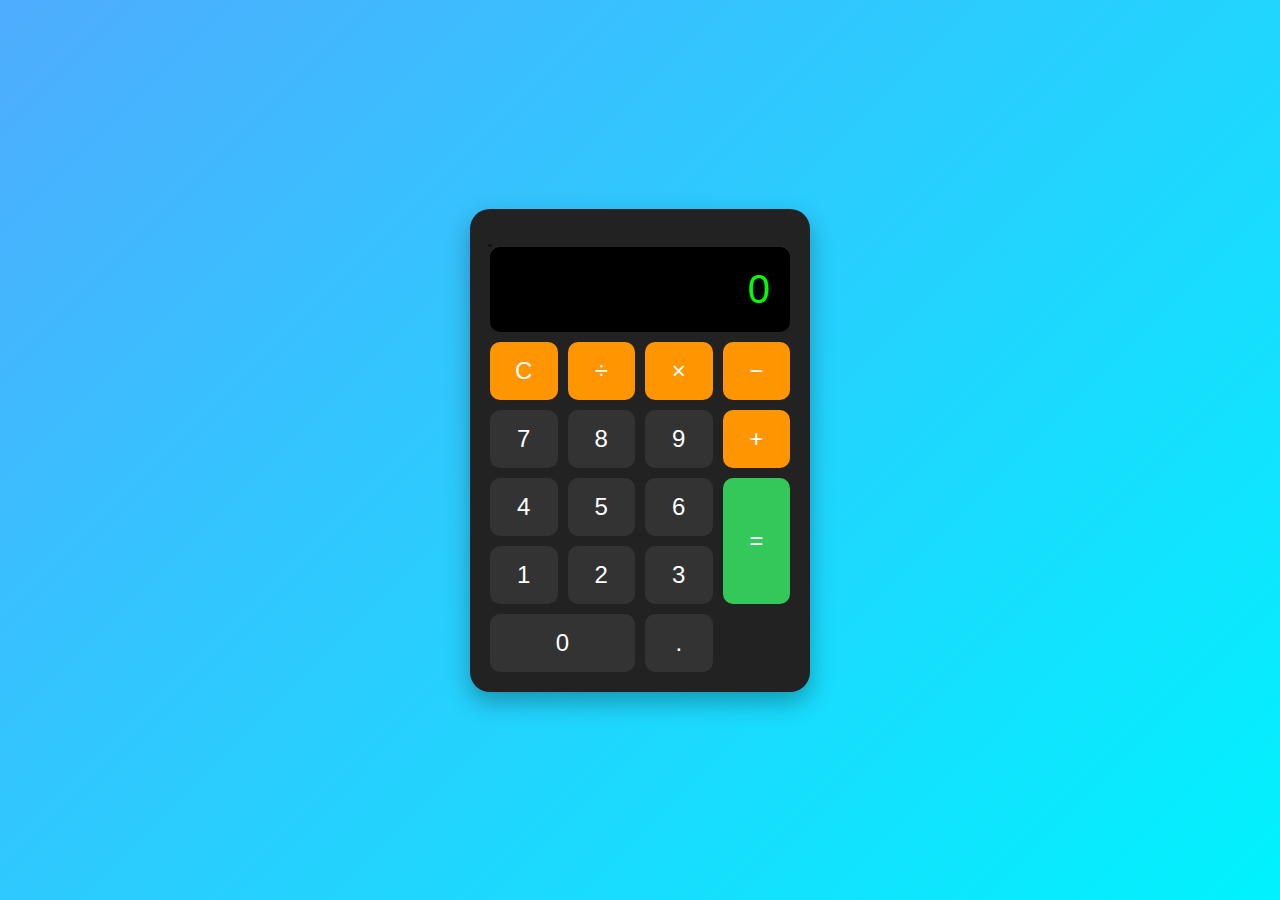
<file: calculator/index.html>
<!DOCTYPE html>
<html lang="en">
<head>
  <meta charset="UTF-8" />
  <meta name="viewport" content="width=device-width, initial-scale=1.0">
  <title>Simple Calculator</title>
  <link rel="stylesheet" href="style.css" />
</head>
<body>
  <div class="calculator">̥
    <div id="display" class="display">0</div>
    <div class="buttons">
      <button class="btn operator" data-value="C">C</button>
      <button class="btn operator" data-value="/">÷</button>
      <button class="btn operator" data-value="*">×</button>
      <button class="btn operator" data-value="-">−</button>
      <button class="btn number" data-value="7">7</button>
      <button class="btn number" data-value="8">8</button>
      <button class="btn number" data-value="9">9</button>
      <button class="btn operator" data-value="+">+</button>
      <button class="btn number" data-value="4">4</button>
      <button class="btn number" data-value="5">5</button>
      <button class="btn number" data-value="6">6</button>
      <button class="btn equal" data-value="=">=</button>
      <button class="btn number" data-value="1">1</button>
      <button class="btn number" data-value="2">2</button>
      <button class="btn number" data-value="3">3</button>
      <button class="btn number zero" data-value="0">0</button>
      <button class="btn number" data-value=".">.</button>
    </div>
  </div>

  <script src="script.js"></script>
</body>
</html>
</file>
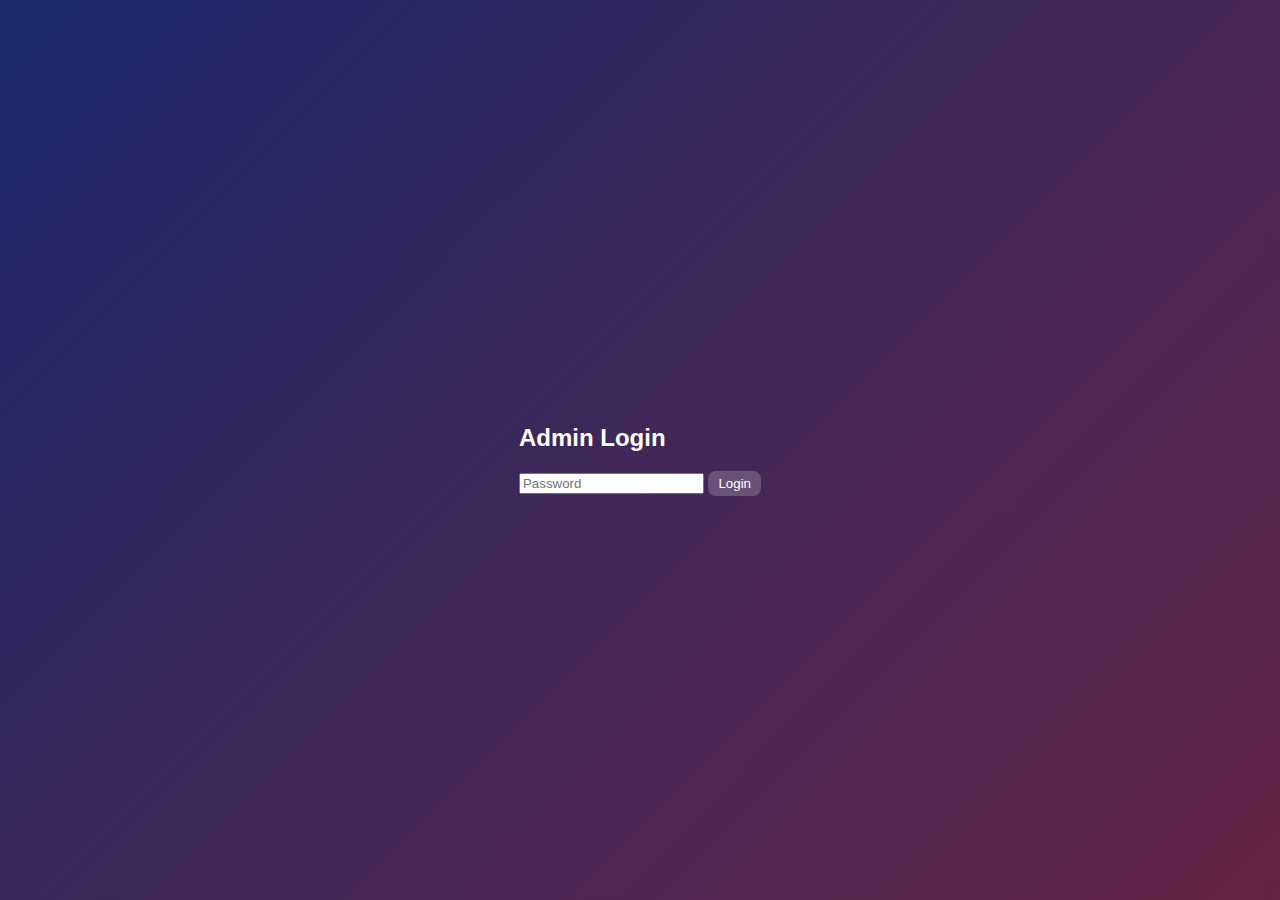
<file: music-player/public/admin.html>
<!DOCTYPE html>
<html>
<head>
<meta charset="UTF-8">
<title>Admin Panel</title>
<link rel="stylesheet" href="styles.css">
</head>
<body>
<div class="player">
  <h2>Admin Login</h2>
  <input type="password" id="adminPass" placeholder="Password">
  <button onclick="login()">Login</button>
  <div id="adminArea" style="display:none;">
    <h3>Folders</h3>
    <input id="newFolder" placeholder="New folder name">
    <button onclick="createFolder()">Create Folder</button>
    <ul id="folders"></ul>
  </div>
</div>
<script>
let authenticated = false;

async function login() {
  const password = document.getElementById('adminPass').value;
  const res = await fetch('/api/login', { 
    method:'POST', 
    headers:{'Content-Type':'application/json'},
    body: JSON.stringify({password})
  });
  if(res.ok) {
    authenticated = true;
    document.getElementById('adminArea').style.display = 'block';
    loadFolders();
  } else {
    alert('Wrong password');
  }
}

async function loadFolders(){
  const res = await fetch('/api/folders');
  const data = await res.json();
  const list = document.getElementById('folders');
  list.innerHTML = '';
  data.forEach(f => {
    const li = document.createElement('li');
    li.textContent = f.folder;
    li.innerHTML += ` <button onclick="deleteFolder('${f.folder}')">Delete</button>
      <input type="file" multiple onchange="uploadSongs('${f.folder}',this)">`;
    f.songs.forEach(s => {
      li.innerHTML += `<div>${s.title}
      <button onclick="deleteSong('${f.folder}','${s.title + pathExt(s.src)}')">🗑</button></div>`;
    });
    list.appendChild(li);
  });
}

function pathExt(p){ return p.slice(p.lastIndexOf('.')) }

async function createFolder(){
  const name = document.getElementById('newFolder').value;
  await fetch('/api/folders',{method:'POST',headers:{'Content-Type':'application/json'},
  body:JSON.stringify({name})});
  loadFolders();
}

async function deleteFolder(name){
  await fetch('/api/folders/'+name,{method:'DELETE'});
  loadFolders();
}

async function uploadSongs(folder,input){
  const form = new FormData();
  for(let f of input.files) form.append('songs', f);
  await fetch('/api/folders/'+folder+'/upload',{method:'POST',body:form});
  loadFolders();
}

async function deleteSong(folder,song){
  await fetch(`/api/folders/${folder}/songs/${song}`,{method:'DELETE'});
  loadFolders();
}
</script>
</body>
</html>
</file>
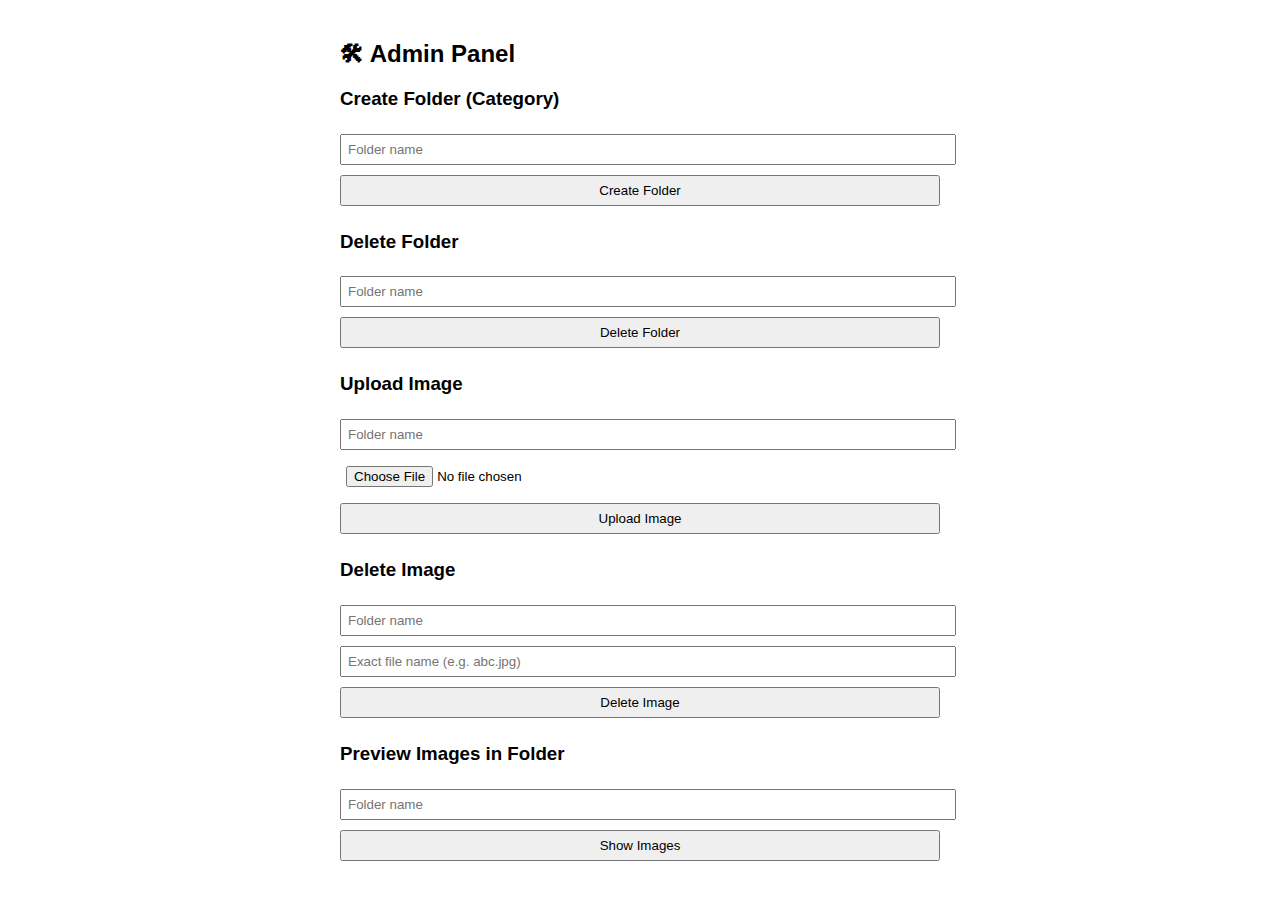
<file: Image Gallery/image_gallery/public/admin.html>
<!DOCTYPE html>
<html>
<head>
  <meta charset="UTF-8" />
  <title>Admin Panel with Preview</title>
  <style>
    body { font-family: sans-serif; padding: 20px; max-width: 600px; margin: auto; }
    h2, h3 { margin-top: 20px; }
    input, button { margin: 5px 0; width: 100%; padding: 6px; }
    #status { margin-top: 10px; font-weight: bold; color: green; }
    .preview-grid { display: flex; flex-wrap: wrap; margin-top: 10px; }
    .preview-grid img { width: 100px; height: 100px; object-fit: cover; margin: 5px; border: 1px solid #ccc; border-radius: 4px; }
  </style>
</head>
<body>
  <h2>🛠 Admin Panel</h2>

  <h3>Create Folder (Category)</h3>
  <input type="text" id="newFolderName" placeholder="Folder name">
  <button onclick="createFolder()">Create Folder</button>

  <h3>Delete Folder</h3>
  <input type="text" id="deleteFolderName" placeholder="Folder name">
  <button onclick="deleteFolder()">Delete Folder</button>

  <h3>Upload Image</h3>
  <input type="text" id="uploadCategory" placeholder="Folder name">
  <input type="file" id="imageFile">
  <button onclick="uploadImage()">Upload Image</button>

  <h3>Delete Image</h3>
  <input type="text" id="deleteCategory" placeholder="Folder name">
  <input type="text" id="deleteFilename" placeholder="Exact file name (e.g. abc.jpg)">
  <button onclick="deleteImage()">Delete Image</button>

  <h3>Preview Images in Folder</h3>
  <input type="text" id="previewFolder" placeholder="Folder name">
  <button onclick="previewImages()">Show Images</button>
  <div id="preview" class="preview-grid"></div>

  <p id="status"></p>

  <script>
    function createFolder() {
      fetch('/api/create-folder', {
        method: 'POST',
        headers: { 'Content-Type': 'application/json' },
        body: JSON.stringify({ folder: document.getElementById('newFolderName').value })
      })
      .then(res => res.json())
      .then(data => {
        document.getElementById('status').innerText = data.success ? "✅ Folder created!" : "❌ " + data.message;
      });
    }

    function deleteFolder() {
      fetch('/api/delete-folder', {
        method: 'POST',
        headers: { 'Content-Type': 'application/json' },
        body: JSON.stringify({ folder: document.getElementById('deleteFolderName').value })
      })
      .then(res => res.json())
      .then(data => {
        document.getElementById('status').innerText = data.success ? "✅ Folder deleted!" : "❌ " + data.message;
      });
    }

    function uploadImage() {
      const category = document.getElementById('uploadCategory').value;
      const file = document.getElementById('imageFile').files[0];
      if (!category || !file) {
        document.getElementById('status').innerText = "❌ Please enter folder name and choose file.";
        return;
      }
      const formData = new FormData();
      formData.append('category', category);
      formData.append('image', file);
      fetch('/api/upload-image', { method: 'POST', body: formData })
      .then(res => res.json())
      .then(data => {
        document.getElementById('status').innerText = data.success ? "✅ Image uploaded!" : "❌ Failed to upload.";
      });
    }

    function deleteImage() {
      const category = document.getElementById('deleteCategory').value;
      const filename = document.getElementById('deleteFilename').value;
      if (!category || !filename) {
        document.getElementById('status').innerText = "❌ Please enter folder and file name.";
        return;
      }
      fetch('/api/delete-image', {
        method: 'POST',
        headers: { 'Content-Type': 'application/json' },
        body: JSON.stringify({ category, filename })
      })
      .then(res => res.json())
      .then(data => {
        document.getElementById('status').innerText = data.success ? "✅ Image deleted!" : "❌ " + data.message;
      });
    }

    function previewImages() {
      const folder = document.getElementById('previewFolder').value;
      if (!folder) {
        document.getElementById('status').innerText = "❌ Enter folder name to preview.";
        return;
      }
      fetch('/api/list-all')
      .then(res => res.json())
      .then(data => {
        const previewDiv = document.getElementById('preview');
        previewDiv.innerHTML = ''; // clear old images
        if (data[folder] && data[folder].length > 0) {
          data[folder].forEach(imgUrl => {
            const img = document.createElement('img');
            img.src = imgUrl;
            previewDiv.appendChild(img);
          });
          document.getElementById('status').innerText = `✅ Showing ${data[folder].length} image(s).`;
        } else {
          document.getElementById('status').innerText = "❌ No images found in folder.";
        }
      });
    }
  </script>
</body>
</html>
</file>
<file: calculator/style.css>
body {
  display: flex;
  justify-content: center;
  align-items: center;
  height: 100vh;
  background: linear-gradient(135deg, #4facfe, #00f2fe);
  margin: 0;
  font-family: 'Segoe UI', Tahoma, Geneva, Verdana, sans-serif;
}

.calculator {
  background: #222;
  border-radius: 20px;
  padding: 20px;
  width: 300px;
  box-shadow: 0 10px 25px rgba(0,0,0,0.3);
}

.display {
  background: #000;
  color: #0f0;
  font-size: 2.5rem;
  text-align: right;
  padding: 20px;
  border-radius: 10px;
  margin-bottom: 10px;
  overflow-x: auto;
}

.buttons {
  display: grid;
  grid-template-columns: repeat(4, 1fr);
  gap: 10px;
}

.btn {
  font-size: 1.5rem;
  padding: 15px;
  border: none;
  border-radius: 10px;
  background: #333;
  color: white;
  cursor: pointer;
  transition: background 0.2s;
}

.btn:hover {
  background: #555;
}

.operator {
  background: #ff9500;
  color: white;
}

.operator:hover {
  background: #e08900;
}

.equal {
  grid-row: span 2;
  background: #34c759;
  color: white;
}

.equal:hover {
  background: #28a745;
}

.zero {
  grid-column: span 2;
}
</file>
<file: music-player/public/styles.css>
body {
  margin: 0;
  padding: 0;
  font-family: 'Segoe UI', sans-serif;
  color: #fff;
  background: linear-gradient(135deg, #1a2a6c, #b21f1f, #fdbb2d);
  background-size: 400% 400%;
  animation: gradientMove 20s ease infinite;
  min-height: 100vh;
  display: flex;
  align-items: center;
  justify-content: center;
}

@keyframes gradientMove {
  0% { background-position: 0% 50%; }
  50% { background-position: 100% 50%; }
  100% { background-position: 0% 50%; }
}

.container {
  display: flex;
  gap: 20px;
  flex-wrap: wrap;
  justify-content: center;
}

.card {
  background: rgba(255, 255, 255, 0.1);
  backdrop-filter: blur(15px);
  padding: 20px;
  border-radius: 20px;
  max-width: 300px;
  box-shadow: 0 8px 20px rgba(0,0,0,0.3);
}

.cover-art {
  width: 100%;
  max-width: 220px;
  border-radius: 15px;
  margin: 10px auto;
  display: block;
}

.song-info { overflow: hidden; text-align: center; }
.marquee {
  white-space: nowrap;
  overflow: hidden;
}
.marquee span {
  display: inline-block;
  padding-left: 100%;
  animation: marquee 10s linear infinite;
}
@keyframes marquee {
  0% { transform: translate(0,0); }
  100% { transform: translate(-100%,0); }
}

.controls, .bottom-controls {
  display: flex;
  justify-content: center;
  gap: 10px;
  margin-top: 10px;
}

.progress-container {
  display: flex;
  align-items: center;
  gap: 5px;
  margin-top: 10px;
}

#playlist li.active { font-weight: bold; color: #ffd700; }
#playlist li.favorite { color: #ff69b4; }

button {
  background: rgba(255,255,255,0.2);
  border: none;
  color: white;
  border-radius: 8px;
  padding: 5px 10px;
  cursor: pointer;
  transition: background 0.3s;
}
button:hover {
  background: rgba(255,255,255,0.4);
}

.folder-list {
  display: flex;
  gap: 5px;
  margin-bottom: 10px;
  flex-wrap: wrap;
}

input[type=range] {
  flex: 1;
}
</file>
